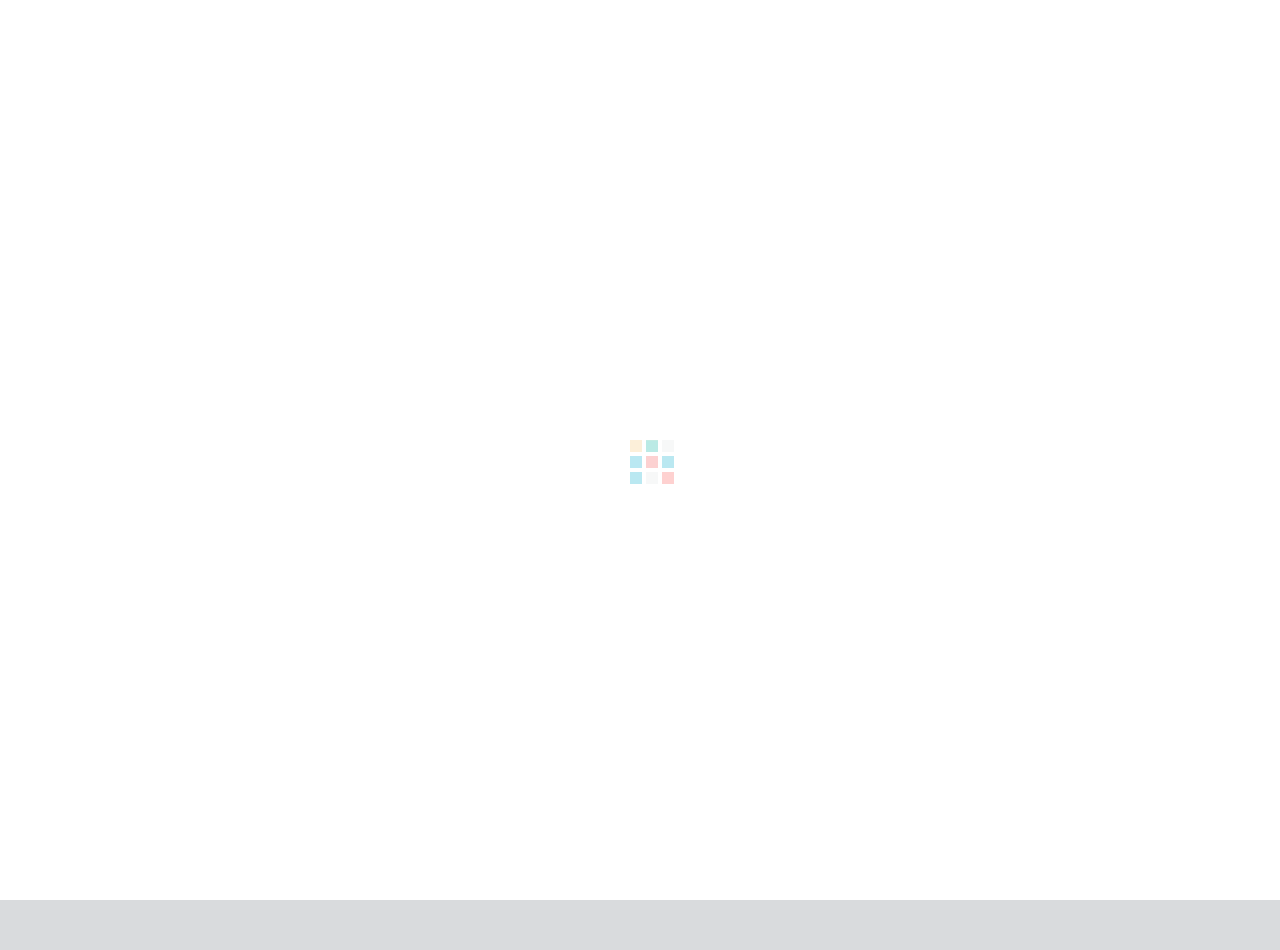
<file: index.html>
<!DOCTYPE html>
<!--[if IE 8]>			<html class="ie ie8"> <![endif]-->
<!--[if IE 9]>			<html class="ie ie9"> <![endif]-->
<!--[if gt IE 9]><!-->	<html> <!--<![endif]-->
<head>

	<!-- Meta -->
	<meta charset="utf-8">
	<meta name="keywords" content="Design, Website, Web, Mobile, UX, Responsive, CSS, UI development, Web Design, Accessibility, Usability, UX Design, Freelancer,  HTML 5, Niraj Kumar Jha, New Delhi, India" />
	<meta name="description" content="Website features the bio-data of Niraj Kumar Jha. Niraj is a UX Designer and Developer for Web and Mobile Applications.">
	<meta name="author" content="">

	<title>Niraj Jha : UX/UI Designer &amp; Developer</title>

	<!-- Mobile Meta -->
	<meta name="viewport" content="width=device-width, initial-scale=1.0">

	<!-- Favicons -->
	<link rel="shortcut icon" href="images/favicon.png">

	<!-- Google Webfonts -->
	<link href='http://fonts.googleapis.com/css?family=Open+Sans:400,300,400italic,600,700,800,700italic,600italic' rel='stylesheet' type='text/css'>
	<link href='http://fonts.googleapis.com/css?family=Neuton:400,200,300' rel='stylesheet' type='text/css'>

	<!--[if lt IE 9]>
	<script src="js/respond-min.js"></script>
	<![endif]-->

	<!-- Bootstrap Core CSS -->
	<link href="css/bootstrap.css" rel="stylesheet">

	<!-- Theme Styles CSS-->
	<link href="font-awesome/css/font-awesome.min.css" rel="stylesheet">
	<link rel="stylesheet" href="css/style.css" >
	<link rel="stylesheet" href="css/flexslider.css"/>
	<link rel="stylesheet" href="css/nivo-lightbox.css" />
	<link rel="stylesheet" href="images/themes/default/default.css" />
	<link rel="stylesheet" href="css/animate.css" />

	<!--[if lt IE 9]>
	<script src="js/html5.js"></script>
	<![endif]-->

	<!-- Style Switch -->
	<link rel="stylesheet" type="text/css" href="css/colors/yellow-black.css" title="yellow" media="screen" />
	<script type="text/javascript">
	  var _gaq = _gaq || [];
	  _gaq.push(['_setAccount', 'UA-15136730-1']);
	  _gaq.push(['_trackPageview']);

	  (function() {
		var ga = document.createElement('script'); ga.type = 'text/javascript'; ga.async = true;
		ga.src = ('https:' == document.location.protocol ? 'https://ssl' : 'http://www') + '.google-analytics.com/ga.js';
		var s = document.getElementsByTagName('script')[0]; s.parentNode.insertBefore(ga, s);
	  })();
	</script>
</head>
<body>
<!-- test -->

<!-- LOADING MASK -->
<div id="mask">   
    <div class="loader">
        <img src="images/loading.gif" alt='loading'>
    </div>
</div>
	
<!-- MAIN CONTENT -->
<div class="main-content">
	<div class="container no-padding">
		<div class="row">
			<div class="col-md-3 l-content">
				<div class="profile-pic">
					<div class="pic-bg"><img src="images/profile-avatar.png" class="img-responsive" alt=""/></div>
				</div>
				<nav>
				<ul class="navigation">
					<li><a href="#">Profile <i class="fa fa-user"></i></a></li>
					<li><a href="#">Work <i class="fa fa-briefcase"></i></a></li>
					<li><a href="#">Resume <i class="fa fa-file-text"></i></a></li>
					<li><a href="#">Blog <i class="fa fa-comment"></i></a></li>
					<li><a href="#">Contact <i class="fa fa-envelope"></i></a></li>
				</ul>
				</nav>
			</div>

			<div class="col-md-9 r-content">
				<div class="flexslider">
					<div class="slides">
						<!-- SECTION 1 - HOMEPAGE -->
						<section class="no-display">
							<div class="profile" id="1">
								<h2>Hello, I am <span>Niraj Jha</span><br>UI/UX Designer &amp; Developer for Web/Mobile</h2>
								<div class="sep1"></div>
								<p>I have 10+ years experience as a UX/UI Design & Development for Web &amp; Mobile. I have a love of clean, elegant styling, and I have lots of experience in the production of CSS and (X)HTML for modern websites. I have a reasonable grasp of using JavaScript frameworks, specifically jQuery.</p>
								<div class="personal-info col-md-12 no-padding">
									<h4>Personal Info</h4>
									<div class="sep2"></div>
									<ul>
										<li>
											<div class="p-info"><em>Name</em><span>Niraj Kumar Jha</span></div>
										</li>
										<li>
											<div class="p-info"><em>date of Birth</em><span>August 01, 1984</span></div>
										</li>
										<li>
											<div class="p-info"><em>E-mail</em><span>niraj84@gmail.com</span></div>
										</li>
										<li>
											<div class="p-info"><em>Address</em><span>Uttam Nagar, New Delhi, India</span></div>
										</li>
										<li>
											<div class="p-info"><em>Phone</em><span>+91-9717-0070-68</span></div>
										</li>
										<li>
											<div class="p-info"><em>Website</em><span>www.nirajjha.com</span></div>
										</li>
									</ul>
								</div>
								<div class="clearfix"></div>
							</div>
						</section>
						<!-- SECTION 1 - HOMEPAGE -->

						<!-- SECTION 2 - WORKS / PROJECTS / PORTFOLIO -->
						<section class="no-display">
							<div class="works" id="2">
								<div class="page-head">
									<div class="row">
										<div class="col-md-5">
											<h3>Portfolio</h3>
										</div>
										<div class="col-md-7">
											<div class="np-main">
												<p>Go to next/previous page</p>
												<div class="np-controls">
													<a href="#" class="previous"><i class="fa fa-arrow-circle-left"></i></a>
													<a href="#" class="next"><i class="fa fa-arrow-circle-right"></i></a>
												</div>
											</div>
										</div>
									</div>
								</div>
								<div class="portfolio-wrap">
									<div class="row">
										<!--<ul id="filter-list" class="clearfix">
											<li class="filter" data-filter="all"><i class="fa fa-th"></i> All</li>
											<li class="filter" data-filter="webdesign">Web Development</li>
											<li class="filter" data-filter="appicon">Newsletter</li>
											<li class="filter" data-filter="iosappui">iOS App UI</li>
											<li class="filter" data-filter="illustration">Illustration</li>
										</ul>-->
										<ul id="portfolio">
                                        <li class="item col-md-4 webdevelopment">
												<a title="ITSA (Advertising Agency)" href="http://www.itsawebsite.in/" target="_blank" data-lightbox-gallery="gallery1" class="nivo-lbox">
													<div class="folio-img">
														<img src="images/projects/itsa.jpg" alt="" class="img-responsive">
														<div class="overlay">
															<div class="overlay-inner">
																<h4>ITSA (Advertising Agency)</h4>
																<p>UX Development</p>
															</div>
														</div>
													</div>
												</a>
											</li>
                                            <li class="item col-md-4 webdevelopment">
												<a title="Amayaah (Home &amp; Living)" href="http://amayaah.com/" target="_blank" data-lightbox-gallery="gallery1" class="nivo-lbox">
													<div class="folio-img">
														<img src="images/projects/amayaah.jpg" alt="" class="img-responsive">
														<div class="overlay">
															<div class="overlay-inner">
																<h4>Amayaah (Home &amp; Living)</h4>
																<p>UX Development</p>
															</div>
														</div>
													</div>
												</a>
											</li>
                                            
                                            <li class="item col-md-4 webdevelopment">
												<a title="Snowleopard Adventures (Travel)" href="http://www.snowleopardadventures.com/" target="_blank" data-lightbox-gallery="gallery1" class="nivo-lbox">
													<div class="folio-img">
														<img src="images/projects/snowleopard.jpg" alt="" class="img-responsive">
														<div class="overlay">
															<div class="overlay-inner">
																<h4>Snowleopard Adventures (Travel)</h4>
																<p>UX Development</p>
															</div>
														</div>
													</div>
												</a>
											</li>
                                            <li class="item col-md-4 iosappui">
												<a title="Indigo (Airlines)" href="http://www.goindigo.in/" target="_blank" data-lightbox-gallery="gallery1" class="nivo-lbox">
													<div class="folio-img">
														<img src="images/projects/indigo.jpg" alt="" class="img-responsive">
														<div class="overlay">
															<div class="overlay-inner">
																<h4>Indigo (Airlines)</h4>
																<p>UX Developement</p>
															</div>
														</div>
													</div>
												</a>
											</li>
                                            <li class="item col-md-4 webdevelopment">
												<a title="Java Plum (E-Commerce)" href="http://soniadhingra.com/" target="_blank" data-lightbox-gallery="gallery1" class="nivo-lbox">
													<div class="folio-img">
														<img src="images/projects/javaplumb.jpg" alt="" class="img-responsive">
														<div class="overlay">
															<div class="overlay-inner">
																<h4>Java Plum (E-Commerce)</h4>
																<p>UX Development, Responsive</p>
															</div>
														</div>
													</div>
												</a>
											</li>
                                            <li class="item col-md-4 webdevelopment">
												<a title="CitiGroup : Florencky (Intranet)" href="images/projects/fk.jpg" target="_blank" data-lightbox-gallery="gallery1" class="nivo-lbox">
													<div class="folio-img">
														<img src="images/projects/fk_s.jpg" alt="" class="img-responsive">
														<div class="overlay">
															<div class="overlay-inner">
																<h4>CitiGroup : Florencky (Intranet)</h4>
																<p>UX Deign &amp; Development</p>
															</div>
														</div>
													</div>
												</a>
											</li>
                                            
                                            <li class="item col-md-4 webdevelopment">
												<a title="Sonia" href="http://soniadhingra.com/" target="_blank" data-lightbox-gallery="gallery1" class="nivo-lbox">
													<div class="folio-img">
														<img src="images/projects/sonia.jpg" alt="" class="img-responsive">
														<div class="overlay">
															<div class="overlay-inner">
																<h4>Sonia Dhingra (Profile)</h4>
																<p>UX Development, Responsive</p>
															</div>
														</div>
													</div>
												</a>
											</li>
                                            <li class="item col-md-4 webdevelopment">
												<a title="CitiGroup : Luxembourg (Intranet)" href="images/projects/lux.jpg" target="_blank" data-lightbox-gallery="gallery1" class="nivo-lbox">
													<div class="folio-img">
														<img src="images/projects/lux_s.jpg" alt="" class="img-responsive">
														<div class="overlay">
															<div class="overlay-inner">
																<h4>CitiGroup : Luxembourg (Intranet)</h4>
																<p>UX Deign &amp; Development</p>
															</div>
														</div>
													</div>
												</a>
											</li>
                                            <li class="item col-md-4 webdevelopment">
												<a title="Dr BK Modi (Blog)" href="http://spiceglobal.com/drbkmodi/" target="_blank" data-lightbox-gallery="gallery1" class="nivo-lbox">
													<div class="folio-img">
														<img src="images/projects/blog_modi.jpg" alt="" class="img-responsive">
														<div class="overlay">
															<div class="overlay-inner">
																<h4>Dr BK Modi (Blog)</h4>
																<p>UX Development</p>
															</div>
														</div>
													</div>
												</a>
											</li>
                                            
											<li class="item col-md-4 webdesign">
												<a title="Spice Global (Corporate)" href="http://www.spiceglobal.com/" target="_blank" data-lightbox-gallery="gallery1" class="nivo-lbox">
													<div class="folio-img">
														<img src="images/projects/spiceglobal.jpg" alt="" class="img-responsive">
														<div class="overlay">
															<div class="overlay-inner">
																<h4>Spice Global (Corporate)</h4>
																<p>UX Development</p>
															</div>
														</div>
													</div>
												</a>
											</li>
                                            <li class="item col-md-4 webdevelopment">
												<a title="Nomarks" href="http://nomarks.in/" target="_blank" data-lightbox-gallery="gallery1" class="nivo-lbox">
													<div class="folio-img">
														<img src="images/projects/nomarks.jpg" alt="" class="img-responsive">
														<div class="overlay">
															<div class="overlay-inner">
																<h4>Nomarks</h4>
																<p>UX Developement</p>
															</div>
														</div>
													</div>
												</a>
											</li>
											<li class="item col-md-4 illustration">
												<a title="SunSource Energy (Corporate)" href="http://sunsource-energy.com/" target="_blank" data-lightbox-gallery="gallery1" class="nivo-lbox">
													<div class="folio-img">
														<img src="images/projects/sse.jpg" alt="" class="img-responsive">
														<div class="overlay">
															<div class="overlay-inner">
																<h4>SunSource Energy<br>(Corporate)</h4>
																<p>UX Design &amp; Development</p>
															</div>
														</div>
													</div>
												</a>
											</li>
                                            <li class="item col-md-4 webdevelopment">
												<a title="Benares (E-Commerce)" href="http://www.benaresstore.com/" target="_blank" data-lightbox-gallery="gallery1" class="nivo-lbox">
													<div class="folio-img">
														<img src="images/projects/benares.jpg" alt="" class="img-responsive">
														<div class="overlay">
															<div class="overlay-inner">
																<h4>Benares (E-Commerce)</h4>
																<p>UX Developement</p>
															</div>
														</div>
													</div>
												</a>
											</li>
											<li class="item col-md-4 webdevelopment">
												<a title="JyotiKiran Energy (Corporate)" href="http://jkepl.in/" target="_blank" data-lightbox-gallery="gallery1" class="nivo-lbox">
													<div class="folio-img">
														<img src="images/projects/jyotikiran.jpg" alt="" class="img-responsive">
														<div class="overlay">
															<div class="overlay-inner">
																<h4>JyotiKiran Energy<br>(Corporate)</h4>
																<p>UX Design &amp; Development</p>
															</div>
														</div>
													</div>
												</a>
											</li>
											<li class="item col-md-4 webdevelopment">
												<a title="World Welfare Mission (Social)" href="http://worldwelfaremission.org/" target="_blank" data-lightbox-gallery="gallery1" class="nivo-lbox">
													<div class="folio-img">
														<img src="images/projects/wwm.jpg" alt="" class="img-responsive">
														<div class="overlay">
															<div class="overlay-inner">
																<h4>World Welfare Mission<br>(Social)</h4>
																<p>UX Design &amp; Development</p>
															</div>
														</div>
													</div>
												</a>
											</li>
                                            
                                            <li class="item col-md-4 webdevelopment">
												<a title="Exemplar Services (Accounting)" href="http://exemplar-services.com/" target="_blank" data-lightbox-gallery="gallery1" class="nivo-lbox">
													<div class="folio-img">
														<img src="images/projects/exemplar.jpg" alt="" class="img-responsive">
														<div class="overlay">
															<div class="overlay-inner">
																<h4>Exemplar Services (Accounting)</h4>
																<p>UX Design &amp; Development</p>
															</div>
														</div>
													</div>
												</a>
											</li>
											<li class="item col-md-4 webdevelopment">
												<a title="Remfry &amp; Sagar (Law)" href="http://www.remfry.com/" target="_blank" data-lightbox-gallery="gallery1" class="nivo-lbox">
													<div class="folio-img">
														<img src="images/projects/remfry.jpg" alt="" class="img-responsive">
														<div class="overlay">
															<div class="overlay-inner">
																<h4>Remfry &amp; Sagar (Law)</h4>
																<p>UX Developement</p>
															</div>
														</div>
													</div>
												</a>
											</li>
											<li class="item col-md-4 webdevelopment">
												<a title="Inuit (Accounting)" href="http://quickbooksonline.in/" target="_blank" data-lightbox-gallery="gallery1" class="nivo-lbox">
													<div class="folio-img">
														<img src="images/projects/intuit.jpg" alt="" class="img-responsive">
														<div class="overlay">
															<div class="overlay-inner">
																<h4>Inuit (Accounting)</h4>
																<p>UX Developement</p>
															</div>
														</div>
													</div>
												</a>
											</li>
											<li class="item col-md-4 webdevelopment">
												<a title="Si2i (Corporate)" href="http://www.si2imobility.com/si2i/" target="_blank" data-lightbox-gallery="gallery1" class="nivo-lbox">
													<div class="folio-img">
														<img src="images/projects/si2i.jpg" alt="" class="img-responsive">
														<div class="overlay">
															<div class="overlay-inner">
																<h4>Si2i (Corporate)</h4>
																<p>UX Developement</p>
															</div>
														</div>
													</div>
												</a>
											</li>
											
											<li class="item col-md-4 webdevelopment">
												<a title="The Athena Hotel" href="http://www.theathenahotel.com/" target="_blank" data-lightbox-gallery="gallery1" class="nivo-lbox">
													<div class="folio-img">
														<img src="images/projects/athena.jpg" alt="" class="img-responsive">
														<div class="overlay">
															<div class="overlay-inner">
																<h4>The Athena Hotel</h4>
																<p>UX Developement</p>
															</div>
														</div>
													</div>
												</a>
											</li>
											
											<li class="item col-md-4 webdevelopment">
												<a title="Ransom Films" href="http://ransomfilm.com/" target="_blank" data-lightbox-gallery="gallery1" class="nivo-lbox">
													<div class="folio-img">
														<img src="images/projects/ransom.jpg" alt="" class="img-responsive">
														<div class="overlay">
															<div class="overlay-inner">
																<h4>Ransom Films</h4>
																<p>UX Developement</p>
															</div>
														</div>
													</div>
												</a>
											</li>
											
										</ul>
									</div>
								</div>
							</div>
						</section>
						<!-- SECTION 2 - WORKS / PROJECTS / PORTFOLIO -->

						<!-- SECTION 3 - CV / RESUME -->
						<section class="no-display">
							<div class="item resume" id="3">
								<div class="page-head">
									<div class="row">
										<div class="col-md-5">
											<h3>Resume</h3>
										</div>
										<div class="col-md-7">
											<div class="np-main">
												<p>Go to next/previous page</p>
												<div class="np-controls">
													<a href="#" class="previous"><i class="fa fa-arrow-circle-left"></i></a>
													<a href="#" class="next"><i class="fa fa-arrow-circle-right"></i></a>
												</div>
											</div>
										</div>
									</div>
								</div>
								<div class="resume-info">
									<h4>Education</h4>
									<div class="sep2"></div>
									<ul>
										<li>
											<h5>Master in Computer Application (MCA)</h5>
											<span class="year"><i class="fa fa-calendar"></i> 2011 - 2013</span>
											<p>Annamalai University</p>
										</li>
										<li>
											<h5>Bachelor in Computer Applications (BCA)</h5>
											<!--<span class="year"><i class="fa fa-calendar"></i> 2005 - 2008</span>-->
											<p>Annamalai University</p>
										</li>
										<li>
											<h5>Diploma in Software Engineering</h5>
											<span class="year"><i class="fa fa-calendar"></i> 2003 - 2004</span>
											<p>BELTRON</p>
										</li>
									</ul>
								</div>
								<div class="skills-info">
									<h4>Skills</h4>
									<div class="sep2"></div>
									<ul>
										<li>
											<p>(X)HTML/HTML5, CSS/CSS3 <span>90%</span></p>
											<div class="skills-bg"><span class="skill1"></span></div>
										</li>
                                        <li>
											<p>Javascript Framework - JQuery, JQuery UI, JQuery Mobile, Ext Js <span>75%</span></p>
											<div class="skills-bg"><span class="skill2"></span></div>
										</li>
                                        <li>
											<p>Bootstrap, Foundation, Sass <span>80%</span></p>
											<div class="skills-bg"><span class="skill3"></span></div>
										</li>
										<li>
											<p>Photoshop (UI Design) <span>85%</span></p>
											<div class="skills-bg"><span class="skill4"></span></div>
										</li>
										<li>
											<p>Responsive <span>95%</span></p>
											<div class="skills-bg"><span class="skill5"></span></div>
										</li>
										<li>
											<p>Hybrid Mobile Development - Sencha Touch, IBM WorkLight <span>70%</span></p>
											<div class="skills-bg"><span class="skill6"></span></div>
										</li>
                                        <li>
											<p>Accessibility/Usability <span>90%</span></p>
											<div class="skills-bg"><span class="skill7"></span></div>
										</li>
									</ul>
								</div>
								<div class="services-info">
									<h4>Services</h4>
									<div class="sep2"></div>
									<ul>
										<li>
											<i class="fa fa-cloud"></i>
											<h5>Design</h5>
										</li>
										<li>
											<i class="fa fa-smile-o"></i>
											<h5>Coding</h5>
										</li>
										<li>
											<i class="fa fa-desktop"></i>
											<h5>Responsive</h5>
										</li>
										<li>
											<i class="fa fa-text-width"></i>
											<h5>Planing</h5>
										</li>
										<li>
											<i class="fa fa-comment"></i>
											<h5>Wordpress</h5>
										</li>
										<li>
											<i class="fa fa-picture-o"></i>
											<h5>Photography</h5>
										</li>
									</ul>
								</div>
								<div class="resume-info">
									<h4>Work Experience</h4>
									<div class="sep2"></div>
									<ul>
										<li>
											<h5>IBM</h5>
											<span class="year"><i class="fa fa-calendar"></i> 2008 - Till Date</span>
											<p>Team Leader/SME, UI Developer</p>
										</li>
										<li>
											<h5>Sify</h5>
											<span class="year"><i class="fa fa-calendar"></i> 2007 - 2008</span>
											<p>Web Designer Analyst</p>
										</li>
										<li>
											<h5>UBICS</h5>
											<span class="year"><i class="fa fa-calendar"></i> 2006 - 2007</span>
											<p>Web Designer &amp; Developer</p>
										</li>
                                        <li>
											<h5>Allactiontrade Inc.</h5>
											<span class="year"><i class="fa fa-calendar"></i> 2004 - 2006</span>
											<p>Web Designer &amp; Developer</p>
										</li>
									</ul>
								</div>
							</div>
						</section>
						<!-- SECTION 3 - CV / RESUME -->

						<!-- SECTION 4 - BLOG / NEWS -->
						<section class="no-display">
							<div class="item blog" id="4">
								<div class="page-head">
									<div class="row">
										<div class="col-md-5">
											<h3>Blog</h3>
										</div>
										<div class="col-md-7">
											<div class="np-main">
												<p>Go to next/previous page</p>
												<div class="np-controls">
													<a href="#" class="previous"><i class="fa fa-arrow-circle-left"></i></a>
													<a href="#" class="next"><i class="fa fa-arrow-circle-right"></i></a>
												</div>
											</div>
										</div>
									</div>
								</div>
								<div class="blog-wrap">
									<article>
										<div class="row">
											<div class="col-md-5">
												<img src="images/blog/sizes.jpg" class="img-responsive" alt=""/>
											</div>
											<div class="col-md-7">
												<h3><a href="blog.html">Responsive Web Design: What It Is and How To Use It</a></h3>
												<div class="post-meta">
													<i class="fa fa-calendar"></i> 30 march &nbsp; 
													<i class="fa fa-user"></i> Admin
												</div>
												<p>Almost every new client these days wants a mobile version of their website. It’s practically essential after all: one design for the BlackBerry, another for the iPhone, the iPad, netbook, Kindle — and all screen resolutions must be compatible, too. In the next five years, we’ll likely need to design for a number of additional inventions. When will the madness stop? It won’t, of course.</p>
											</div>
										</div>
									</article>
									
									<!--
									<div class="quote-post">
										<div class="row">
											<div class="col-md-12">
												<blockquote>This is Photoshop's version  of Lorem Ipsum. Proin gravida nibh vel velit auctor aliquet. Aene.This is photoshop's version f Lorem Ipsum.</blockquote>
												<i class="fa fa-quote-left"></i>
												<span class="author-name">John Smith</span>
											</div>
										</div>
									</div>-->
									
								</div>
							</div>
						</section>
						<!-- SECTION 4 - BLOG / NEWS -->

						<!-- SECTION 5 - CONTACT -->
						<section class="no-height">
							<div class="item contact" id="5">
								<div class="page-head">
									<div class="row">
										<div class="col-md-5">
											<h3>Contact Me</h3>
										</div>
										<div class="col-md-7">
											<div class="np-main">
												<p>Go to next/previous page</p>
												<div class="np-controls">
													<a href="#" class="previous"><i class="fa fa-arrow-circle-left"></i></a>
													<a href="#" class="next"><i class="fa fa-arrow-circle-right"></i></a>
												</div>
											</div>
										</div>
									</div>
								</div>
								<div class="map">
									<div class="gmap">
										<div id="map"></div>
									</div>
								</div>
								<div class="contact-info">
									<h4>Contact info</h4>
									<ul>
										<li><i class="fa fa-home"></i> Uttam Nagar, New Delhi, India</li>
										<li><i class="fa fa-phone"></i> +91 9717 0070 68</li>
										<li><i class="fa fa-envelope"></i> niraj84@gmail.com</li>
									</ul>
								</div>
								<div class="contact-form">
									<h4>Send me a message</h4>
									<form action="php/contact.php" method="post">
										<div class="row">
											<div class="col-md-4">
												<input type="text" name="senderName" id="senderName" placeholder="name">
												<input type="email" name="senderEmail" id="senderEmail" placeholder="e-mail">
												<input type="text" name="subject" id="subject" placeholder="Subject">
											</div>
											<div class="col-md-8">
												<textarea name="message" id="message" rows="6" placeholder="Message"></textarea>
												<button type="submit">Send Message</button>
											</div>
										</div>
									</form>
									<div id="successMessage" class="successmessage">
										<p><span class="success-ico"></span> Thanks for sending your message! We'll get back to you shortly.</p>
									</div>
									<div id="failureMessage" class="errormessage">
										<p><span class="error-ico"></span> There was a problem sending your message. Please try again.</p>
									</div>
									<div id="incompleteMessage" class="statusMessage">
										<p>Please complete all the fields in the form before sending.</p>
									</div>
								</div>
							</div>
						</section>
						<!-- SECTION 5 - CONTACT -->
					</div>
				</div>

				<!-- FOOTER -->
				<footer>
					<div class="row">
						<div class="col-md-7">
							<p>&copy; 2014 Niraj Jha. All Rights Reserved</p>
						</div>
						<div class="col-md-5">
							<ul class="social">
								<li><a href="https://www.facebook.com/niraj84" target="_blank"><i class="fa fa-facebook"></i></a></li>
								<!-- <li><a href="#"><i class="fa fa-twitter"></i></a></li> -->
								<li><a href="https://www.linkedin.com/profile/view?id=56147188" target="_blank"><i class="fa fa-linkedin"></i></a></li>
								<!--<li><a href="#"><i class="fa fa-pinterest"></i></a></li>-->
							</ul>
						</div>
					</div>
				</footer>
			</div>
		</div>
	</div>
</div>
<!-- MAIN CONTENT -->

<!-- JavaScript -->
<script src="js/jquery.min.js"></script>
<script src="js/bootstrap.js"></script>
<script src="js/jquery.flexslider.js"></script>
<script src="js/jquery.easing.js"></script>
<script src="js/jquery.mixitup.min.js"></script>
<script src="js/nivo-lightbox.min.js"></script>
<script src="js/jquery.appear.js"></script>
<script src="js/jquery.inview.js"></script>
<script src="js/main.js"></script>
<script src="js/contact.js"></script>
<script src="js/animations.js"></script>

<script src="http://maps.google.com/maps/api/js?sensor=true"></script>
<script src="js/gmaps.js"></script>


</body>
</html>
</file>
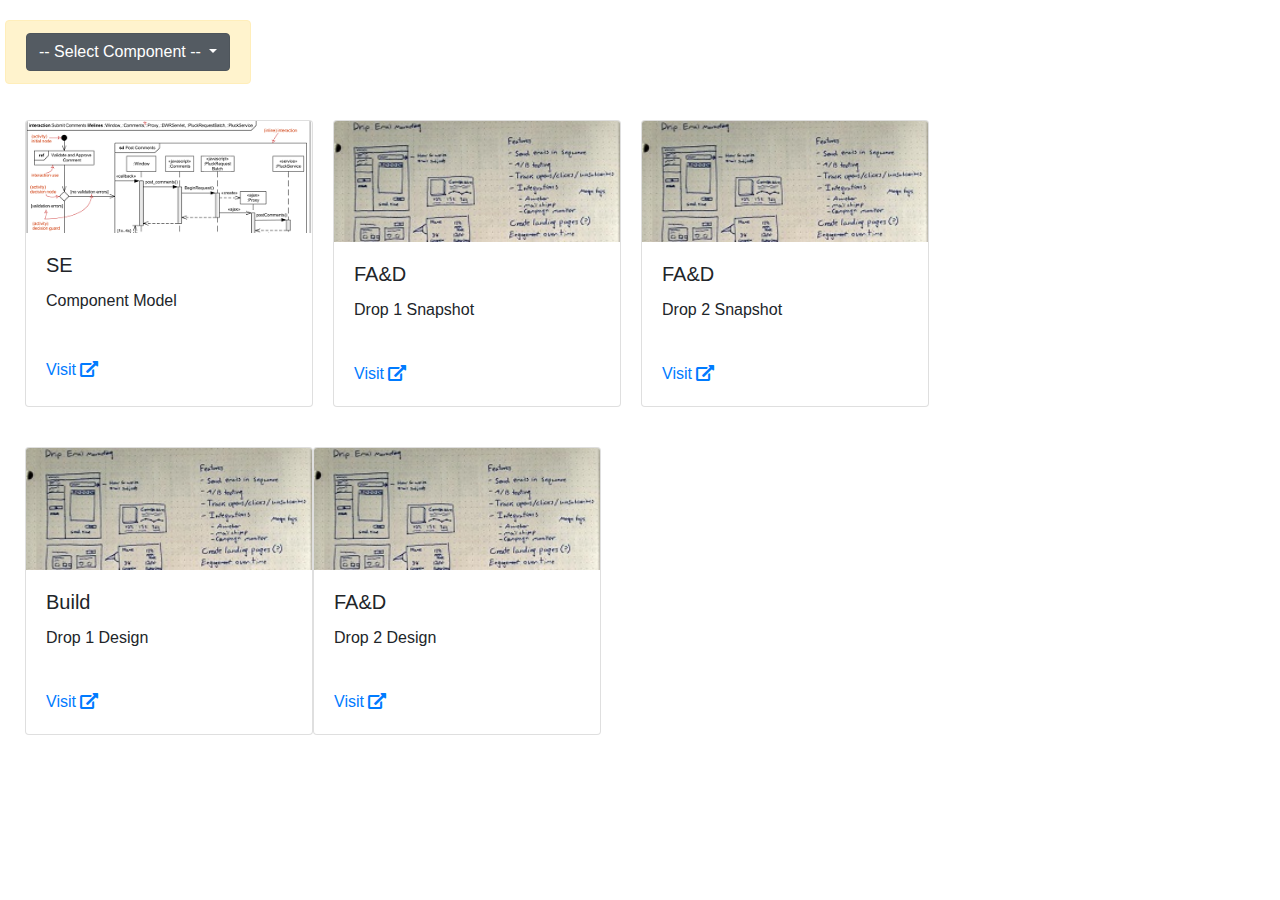
<file: project dashboard/pages/design.html>
<!DOCTYPE html>
<html lang="en">

<head>
    <meta http-equiv="Content-Type" content="text/html; charset=UTF-8">
    <!-- Meta, title, CSS, favicons, etc. -->
    <meta charset="utf-8">
    <meta http-equiv="X-UA-Compatible" content="IE=edge">
    <meta name="viewport" content="width=device-width, initial-scale=1">

    <title>Home</title>

    <link href="../assets/bootstrap/css/bootstrap.min.css" rel="stylesheet">
    <link rel="stylesheet" href="../assets/font-awesome/css/fontawesome-all.min.css">
    <link href="../assets/css/pages.css" rel="stylesheet">
</head>

<body>

    <div class="row">
       <!-- drop down -->
        <div class="alert alert-warning" role="alert">
        <div class="dropdown show">
            <a class="btn btn-secondary dropdown-toggle" href="#" role="button" id="dropdownMenuLink" data-toggle="dropdown" aria-haspopup="true" aria-expanded="false">
                -- Select Component --
            </a>
            
            <div class="dropdown-menu" aria-labelledby="dropdownMenuLink">
                <h6 class="dropdown-header">FA&amp;D</h6>
                <a class="dropdown-item" id="design-fad-drop1" href="#">Drop 1</a>
                <a class="dropdown-item" id="design-fad-drop2" href="#">Drop 2</a>
                <a class="dropdown-item" id="design-fad-drop3" href="#">Drop 3</a>
                <div class="dropdown-divider"></div>
                <h6 class="dropdown-header">Build</h6>
                <a class="dropdown-item" id="design-build-drop1" href="#">TS Drop 1</a>
                <a class="dropdown-item" id="design-build-drop1" href="#">TS Drop 2</a>
                <a class="dropdown-item" id="design-build-drop1" href="#">TS Drop 3</a>
                <div class="dropdown-divider"></div>
                <h6 class="dropdown-header">SE</h6>
                <a class="dropdown-item" id="design-se-cm" href="#">Component Model</a>
                <div class="dropdown-divider"></div>
                <h6 class="dropdown-header">Project</h6>
                <a class="dropdown-item" id="design-project-cm" href="#">HLD</a>
                <a class="dropdown-item" id="design-project-cm" href="#">OPM Model</a>
            </div>
            </div>
        </div>
    </div>


    <div class="row" style="padding:20px">

            <div class="card" style="width: 18rem; margin-right:20px;">
                <img class="card-img-top" src="../assets/images/se.png" alt="Card image cap">
                <div class="card-body">
                    <h5 class="card-title">SE</h5>
                    <p class="card-text">Component Model</p>
                </div>
                
                <div class="card-body">
                    <a href="#" class="card-link">Visit <i class="fas fa-external-link-alt"></i></a>
                </div>
            </div>

            <div class="card" style="width: 18rem; margin-right:20px;">
                    <img class="card-img-top" src="../assets/images/fad.jpg" alt="Card image cap">
                    <div class="card-body">
                        <h5 class="card-title">FA&amp;D</h5>
                        <p class="card-text">Drop 1 Snapshot</p>
                    </div>
                    
                    <div class="card-body">
                        <a href="#" class="card-link">Visit <i class="fas fa-external-link-alt"></i></a>
                    </div>
                </div>
        
        
                <div class="card" style="width: 18rem;">
                        <img class="card-img-top" src="../assets/images/fad.jpg" alt="Card image cap">
                        <div class="card-body">
                            <h5 class="card-title">FA&amp;D</h5>
                            <p class="card-text">Drop 2 Snapshot</p>
                        </div>
                        
                        <div class="card-body">
                            <a href="#" class="card-link">Visit <i class="fas fa-external-link-alt"></i></a>
                        </div>
                    </div>
    
        </div>

    <div class="row" style="padding:20px">

        <div class="card" style="width: 18rem;">
            <img class="card-img-top" src="../assets/images/fad.jpg" alt="Card image cap">
            <div class="card-body">
                <h5 class="card-title">Build</h5>
                <p class="card-text">Drop 1 Design</p>
            </div>
            
            <div class="card-body">
                <a href="#" class="card-link">Visit <i class="fas fa-external-link-alt"></i></a>
            </div>
        </div>


        <div class="card" style="width: 18rem;">
                <img class="card-img-top" src="../assets/images/fad.jpg" alt="Card image cap">
                <div class="card-body">
                    <h5 class="card-title">FA&amp;D</h5>
                    <p class="card-text">Drop 2 Design</p>
                </div>
                
                <div class="card-body">
                    <a href="#" class="card-link">Visit <i class="fas fa-external-link-alt"></i></a>
                </div>
            </div>

    </div>


    <!-- jQuery -->
    <script src="../assets/js/jquery.min.js"></script>
    <!-- Bootstrap -->
    <script src="../assets/bootstrap/js/popper.min.js"></script>
    <script src="../assets/bootstrap/js/bootstrap.min.js"></script>


</body>

</html>
</file>
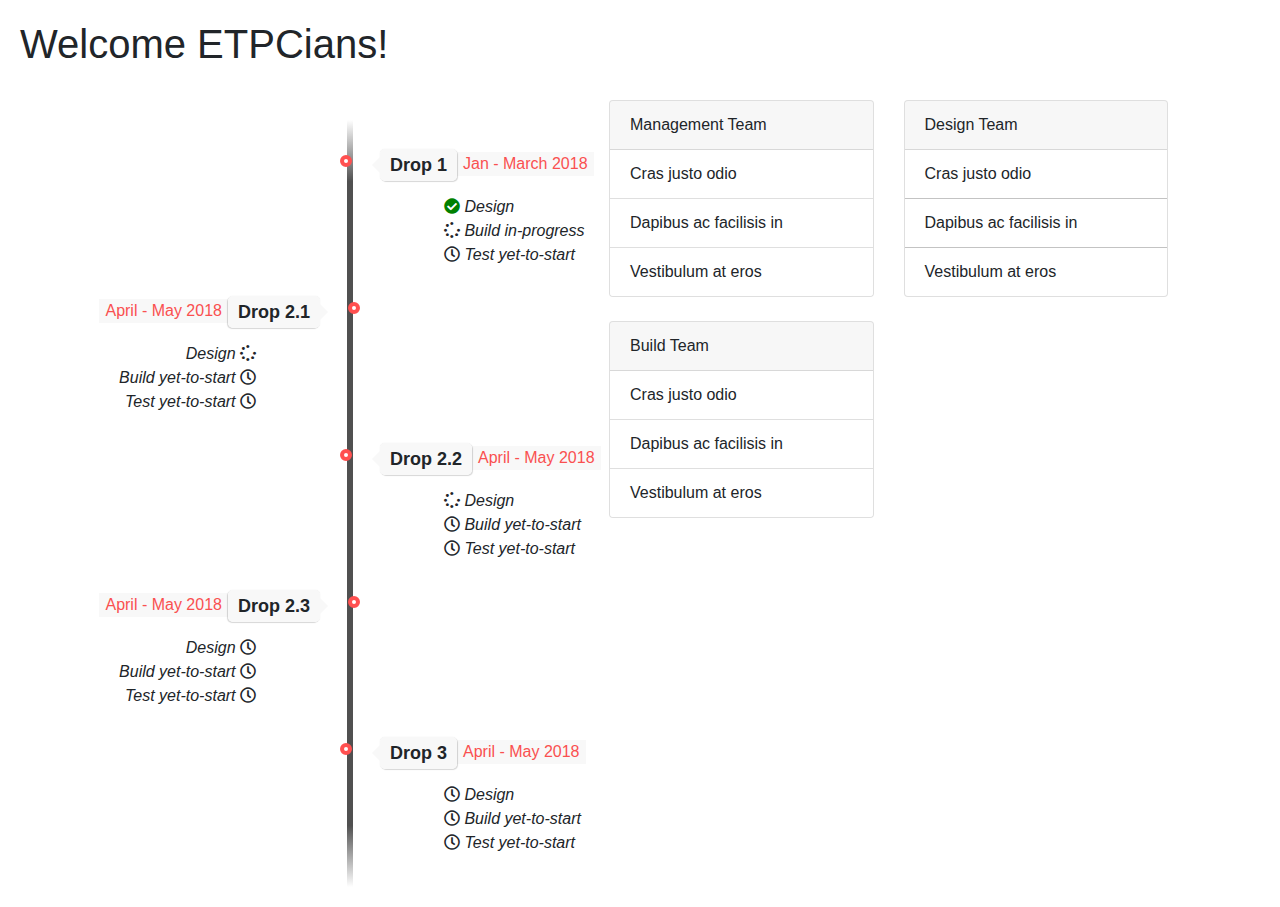
<file: project dashboard/pages/home.html>
<!DOCTYPE html>
<html lang="en">

<head>
    <meta http-equiv="Content-Type" content="text/html; charset=UTF-8">
    <!-- Meta, title, CSS, favicons, etc. -->
    <meta charset="utf-8">
    <meta http-equiv="X-UA-Compatible" content="IE=edge">
    <meta name="viewport" content="width=device-width, initial-scale=1">

    <title>Home</title>

    <link href="../assets/bootstrap/css/bootstrap.min.css" rel="stylesheet">
    <link rel="stylesheet" href="../assets/font-awesome/css/fontawesome-all.min.css">
    <link href="../assets/css/home.css" rel="stylesheet">
</head>

<body>

    <h1>Welcome ETPCians!</h1>
    <br>
    <div class="row" style="width:95%;">
        <div class="col-sm-6">
            <ul class="timeline">

                <!-- Item 1 -->
                <li>
                    <div class="direction-r">
                        <div class="flag-wrapper">
                            <span class="flag">Drop 1</span>
                            <span class="time-wrapper">
                                <span class="time">Jan - March 2018</span>
                            </span>
                        </div>
                        <div class="desc">
                            <i class="fas fa-check-circle green-txt"></i> Design <br>
                            <i class="fas fa-spinner"></i> Build in-progress <br>
                            <i class="far fa-clock"></i> Test yet-to-start
                        </div>
                    </div>
                </li>

                <!-- Item 2 -->
                <li>
                    <div class="direction-l">
                        <div class="flag-wrapper">
                            <span class="flag">Drop 2.1</span>
                            <span class="time-wrapper">
                                <span class="time">April - May 2018</span>
                            </span>
                        </div>
                        <div class="desc">
                            Design <i class="fas fa-spinner"></i> <br>
                            Build yet-to-start <i class="far fa-clock"></i><br>
                            Test yet-to-start <i class="far fa-clock"></i>
                        </div>
                    </div>
                </li>

                <!-- Item 3 -->
                <li>
                    <div class="direction-r">
                        <div class="flag-wrapper">
                            <span class="flag">Drop 2.2</span>
                            <span class="time-wrapper">
                                <span class="time">April - May 2018</span>
                            </span>
                        </div>
                        <div class="desc">
                            <i class="fas fa-spinner"></i> Design <br>
                            <i class="far fa-clock"></i> Build yet-to-start <br>
                            <i class="far fa-clock"></i> Test yet-to-start
                        </div>
                    </div>
                </li>

                <!-- Item 4 -->
                <li>
                    <div class="direction-l">
                        <div class="flag-wrapper">
                            <span class="flag">Drop 2.3</span>
                            <span class="time-wrapper">
                                <span class="time">April - May 2018</span>
                            </span>
                        </div>
                        <div class="desc">
                                Design <i class="far fa-clock"></i><br>
                                Build yet-to-start <i class="far fa-clock"></i><br>
                                Test yet-to-start <i class="far fa-clock"></i>
                        </div>
                    </div>
                </li>

                <!-- Item 5 -->
                <li>
                    <div class="direction-r">
                        <div class="flag-wrapper">
                            <span class="flag">Drop 3</span>
                            <span class="time-wrapper">
                                <span class="time">April - May 2018</span>
                            </span>
                        </div>
                        <div class="desc">
                                <i class="far fa-clock"></i> Design <br>
                                <i class="far fa-clock"></i> Build yet-to-start <br>
                                <i class="far fa-clock"></i> Test yet-to-start
                            
                        </div>
                    </div>
                </li>

            </ul>


        </div>

        <!-- right section -->
        <div class="col-sm-6">

            <div class="row">

                <div class="col-sm-6">

                    <div class="card">
                        <div class="card-header">
                            Management Team
                        </div>
                        <ul class="list-group list-group-flush">
                            <li class="list-group-item">Cras justo odio</li>
                            <li class="list-group-item">Dapibus ac facilisis in</li>
                            <li class="list-group-item">Vestibulum at eros</li>
                        </ul>
                    </div>

                </div>


                <div class="col-sm-6">

                    <div class="card">
                        <div class="card-header">
                            Design Team
                        </div>
                        <ul class="list-group list-group-flush no-background">
                            <li class="list-group-item">Cras justo odio</li>
                            <li class="list-group-item">Dapibus ac facilisis in</li>
                            <li class="list-group-item">Vestibulum at eros</li>
                        </ul>
                    </div>

                </div>

            </div>

            <br>
            <div class="row">

                <div class="col-sm-6">

                    <div class="card">
                        <div class="card-header">
                            Build Team
                        </div>
                        <ul class="list-group list-group-flush">
                            <li class="list-group-item">Cras justo odio</li>
                            <li class="list-group-item">Dapibus ac facilisis in</li>
                            <li class="list-group-item">Vestibulum at eros</li>
                        </ul>
                    </div>

                </div>

                <div class="col-sm-6">
                </div>

            </div>


        </div>

    </div>


    <!-- jQuery -->
    <script src="../assets/js/jquery.min.js"></script>
    <!-- Bootstrap -->
    <script src="../assets/bootstrap/js/bootstrap.min.js"></script>


</body>

</html>
</file>
<file: css/style.css>
/*------------------------------------------------------------- 
		           GLOBAL STYLES
--------------------------------------------------------------- */

body, html {
	height: 100%;
	width: 100%;
}

body {
	background: #d9dbdd;
	font-family: "Open Sans", "Helvetica Neue", Helvetica, Arial, sans-serif;
	-webkit-transition: all .3s ease-in-out;
	-moz-transition: all .3s ease-in-out;
	-o-transition: all .3s ease-in-out;
	transition: all .3s ease-in-out;
}

h1, h2, h3, h4, h5, h6 {
	font-family: "Open Sans", "Helvetica Neue", Helvetica, Arial, sans-serif;
	font-weight: 700;
}

p {
	font-size: 17px;
	font-weight: 400;
	line-height: 29px;
	color: #828282;
}

a:hover {
	color: #ffd42d;
}

.no-padding {
	padding: 0px !important;
}

.main-content {
	margin: 50px 0;
	overflow: hidden;
}
@media (min-width:50px) and (max-width:700px) {
	.main-content {
		margin: 0px 0;
	}
}

/*------------------------------------------------------------- 
	           HEADER / NAV - LET CONTENT
--------------------------------------------------------------- */

.l-content {
	background: #000;
	height: 627px;
	width: 27.7%;
	padding: 0px;
}

.profile-pic {
	background: url(../images/profile-bg.jpg) no-repeat;
	height: 266px;
	position: relative;
}

.pic-bg {
	background: url(../images/pic-bg.png) no-repeat;
	width: 140px;
	height: 140px;
	position: absolute;
	top: 0px;
	bottom: 0px;
	left: 0px;
	right: 0px;
	display: table-cell;
	margin: auto;
	vertical-align: middle;
	padding: 10px;
}

.navigation {
	padding: 0px;
	margin: 0px;
}

.navigation li {
	list-style: none;
}

.navigation li {
	border-bottom: 1px solid #222b2e;
	position: relative;
	list-style: none;
	background: -moz-linear-gradient(top,  #2c383c 0%, #2a363a 100%);
	background: -webkit-gradient(linear, left top, left bottom, color-stop(0%,#2c383c), color-stop(100%,#2a363a));
	background: -webkit-linear-gradient(top,  #2c383c 0%,#2a363a 100%);
	background: -o-linear-gradient(top,  #2c383c 0%,#2a363a 100%);
	background: -ms-linear-gradient(top,  #2c383c 0%,#2a363a 100%);
	background: linear-gradient(to bottom,  #2c383c 0%,#2a363a 100%);
	filter: progid:DXImageTransform.Microsoft.gradient( startColorstr='#2c383c', endColorstr='#2a363a',GradientType=0 );
}

.navigation li:last-child {
	border-bottom: none;
}

.navigation li a {
	padding: 23.7px 25px;
	display: table;
	width: 100%;
	text-align: right;
	font-size: 17px;
	color: #d1d1d1;
	position: relative;
}

.navigation li a i {
	font-size: 20px;
	position: relative;
	top: 1px;
	margin-left: 15px;
	color: #d1d1d1;
}

.navigation li a:hover, .navigation li a:hover i, .flex-active a, .flex-active a i {
	color: #2c383c !important;
}

.navigation li:before {
	content: '';
	position: absolute;
	top: 0px;
	width: 0%;
	height: 100%;
	right: 0px;
	background: #ffd42d;
	-webkit-transition: all .3s ease-in-out;
	-moz-transition: all .3s ease-in-out;
	-o-transition: all .3s ease-in-out;
	transition: all .3s ease-in-out;
}

.navigation li:hover:before ,
.navigation li.flex-active:before {
	content: '';
	width: 100% !important;
	-webkit-transition: all .3s ease-in-out;
	-moz-transition: all .3s ease-in-out;
	-o-transition: all .3s ease-in-out;
	transition: all .3s ease-in-out;
}

/*------------------------------------------------------------- 
	                  THEME EXTRAS
--------------------------------------------------------------- */

.sep1 {
	height: 3px;
	width: 70px;
	background: #ffd42d;
	margin: 20px 0;
}

.sep2 {
	height: 6px;
	width: 50px;
	background: #ffd42d;
	margin: 20px 0;
}

.page-head {
	border-bottom: 1px solid #ededed;
	padding-bottom: 18px;
}

.page-head h3 {
	margin: 0px;
	font-size: 30px;
	text-transform: uppercase;
	font-weight: 700;
	color: #2c383c;
}

.page-head p {
	font-size: 13px;
	color: #2c383c;
	padding-top: 4px;
	text-align: right;
}

.np-controls a i {
	color: #2c383c;
	font-size: 30px;
	margin-left: 4px;
}

.np-controls a:hover i {
	color: #ffd42d;
}

.np-main {
	display: table;
	float: right;
}

.np-main p {
	float: left;
}

.np-controls {
	float: right;
	position: relative;
	top: 5px;
	margin-left: 15px;
}

/*------------------------------------------------------------- 
                  MAIN CONTENT - RIGHT CONTENT
--------------------------------------------------------------- */

.r-content {
	padding: 0px;
	width: 72.3%;
}

/*-------------------------------------------- 
                  PROFILE
---------------------------------------------- */

.profile {
	padding: 20px 30px 15px;
	background: #fff;
}

.profile h2 {
	font-size: 32px;
	font-weight: 300;
	margin: 0px;
	line-height: 36px;
	color: #606060;
}

.profile h2 span {
	font-weight: 700;
	color: #000;
}

.personal-info {
	border-top: 1px solid #ececec;
	padding-top: 15px;
	margin-top: 15px;
}

.personal-info h4 {
	color: #2c383c;
	margin: 25px 0 0;
	font-size: 24px;
	font-weight: 300;
}

.personal-info ul {
	padding: 0px;
}

.personal-info li {
	float: left;
	list-style: none;
	margin-right: 20px;
	margin-bottom: 20px;
	height: 43px;
	border: 1px solid #ededed;
	overflow: hidden;
}

.personal-info li em {
	padding: 0 15px;
	line-height: 43px;
	font-size: 16px;
	color: #9b9b9b;
	font-weight: 400;
	font-style: normal;
}

.personal-info li span {
	padding: 11px 15px;
	line-height: 42px;
	font-size: 16px;
	color: #484848;
	font-weight: 400;
	background: #f6f6f6;
	border-left: 1px solid #ededed;
}

/*-------------------------------------------- 
                  PORTFOLIO
---------------------------------------------- */

.works {
	padding: 30px 30px 0;
	margin-bottom: 0px;
	overflow: hidden;
	background: #fff;
}

.portfolio-wrap {
	padding: 0 5px;
}

#filter-list {
	display: block;
	width: 100%;
	margin: 30px 10px;
	padding: 0px;
}

#filter-list li {
	display: inline-block;
	width: auto;
	padding: 0px 15px;
	font-size: 14px;
	margin: 0px;
	line-height: 35px;
	cursor: pointer;
	color: #b1b1b1;
}

#filter-list li:hover {
	background: #ffd42d;
	color: #2c383c;
}

#filter-list li.active {
	background: #ffd42d;
	color: #2c383c;
}

#portfolio {
	padding: 0px;
	display: block;
	width: 100%;
	text-align: center;
}

#portfolio .item {
	display: none;
	opacity: 0;
	padding: 0px 10px;
	width: 33.3333%;
	vertical-align: top;
	margin-bottom: 12px;
	color: #fff;
	font-size: 30px;
	text-align: center;
	-moz-box-sizing: border-box;
}

#portfolio .item a {
	display: inline-block;
	max-width: 100%;
	text-decoration: none;
	background: #fff;
}

#portfolio .item img {
	max-width: 100%;
}

.folio-img {
	position: relative;
}

.overlay {
	background: rgba(255,212,45,0.9);
	position: absolute;
	top: 0px;
	left: 0px;
	right: 0px;
	width: 100%;
	height: 100%;
	visibility: hidden;
	opacity: 0;
	-webkit-transition: all .3s ease-in-out;
	-moz-transition: all .3s ease-in-out;
	-o-transition: all .3s ease-in-out;
	transition: all .3s ease-in-out;
}

.folio-img:hover .overlay {
	visibility: visible;
	opacity: 1;
	-webkit-transition: all .3s ease-in-out;
	-moz-transition: all .3s ease-in-out;
	-o-transition: all .3s ease-in-out;
	transition: all .3s ease-in-out;
}

.folio-img h4 {
	font-size: 14px;
	font-weight: bold;
	color: #2c383c;
	margin: 0px 0 -3px;
}

.folio-img p {
	font-size: 11px;
	font-style: italic;
	color: #2c383c;
}

.overlay-inner {
	height: 37px;
	position: absolute;
	top: 0px;
	bottom: 0px;
	right: 0px;
	left: 0px;
	margin: auto;
}

/*-------------------------------------------- 
                  RESUME
---------------------------------------------- */

.resume {
	padding: 30px 30px 0;
	margin-bottom: 0px;
	overflow: hidden;
	background: #fff;
}

.resume h4 {
	color: #2c383c;
	margin: 0px;
	font-size: 24px;
	font-weight: 300;
	margin-top: 20px;
}

.resume-info ul {
	padding: 0px;
}

.resume-info ul {
	margin-top: -15px;
}

.resume-info ul li {
	border-bottom: 1px solid #ededed;
	padding: 15px 0 20px;
	margin: 0px;
	list-style: none;
}

.resume-info p {
	margin: 0px;
	color: #828282;
	font-size: 15px;
	line-height: 24px;
	margin-top: 5px;
}

.resume-info h5 {
	font-size: 16px;
	font-weight: bold;
	color: #2c383c;
}

.year {
	color: #2c383c;
}

.year i {
	color: #aaaaaa;
	margin-right: 5px;
}

.skills-info {
	padding-bottom: 20px;
	border-bottom: 1px solid #ededed;
}

.skills-info ul {
	padding: 0px;
}

.skills-info ul li {
	list-style: none;
	margin-bottom: 2px;
}

.skills-info ul li p {
	font-size: 13px;
	color: #9a9a9a;
	margin-bottom: 1px;
}

.skills-info ul li p span {
	float: right;
	color: #6a6a6a;
}

.skills-bg {
	height: 20px;
	display: table;
	width: 100%;
	border: 1px solid #ededed;
	position: relative;
}

.skills-bg span {
	background: #ffd42d;
	height: 20px;
	display: table;
	position: absolute;
	top: 0px;
	left: 0px;
}

.skill1, .skill2, .skill3, .skill4, .skill5 {
	width: 0px;
	-webkit-transition: all .7s ease-in-out;
	-moz-transition: all .7s ease-in-out;
	-o-transition: all .7s ease-in-out;
	transition: all .7s ease-in-out;
}

.services-info {
	border-bottom: 1px solid #ededed;
	padding-bottom: 30px;
}

.services-info ul {
	padding: 0px;
	border: 0 solid #ededed;
	border-width: 0 0 1px 1px;
	display: table;
	width: 100%;
	margin-top: 30px;
}

.services-info ul li {
	width: 33.3333%;
	padding: 35px 15px 20px;
	float: left;
	list-style: none;
	border: 0 solid #ededed;
	border-width: 1px 1px 0 0;
	height: 165px;
	cursor: pointer;
	-webkit-transition: all .3s ease-in-out;
	-moz-transition: all .3s ease-in-out;
	-o-transition: all .3s ease-in-out;
	transition: all .3s ease-in-out;
}

.services-info ul li i {
	color: #c0c0c0;
	text-align: center;
	font-size: 36px;
	display: table;
	margin: 0 auto;
	padding-bottom: 25px;
	margin-bottom: 14px;
	background: url(../images/sep.png) no-repeat bottom center;
	position: relative;
	width: 43px;
	-webkit-transition: all .3s ease-in-out;
	-moz-transition: all .3s ease-in-out;
	-o-transition: all .3s ease-in-out;
	transition: all .3s ease-in-out;
}

.services-info ul li h5 {
	color: #c4c4c4;
	text-align: center;
	font-size: 18px;
	font-weight: 400;
	-webkit-transition: all .3s ease-in-out;
	-moz-transition: all .3s ease-in-out;
	-o-transition: all .3s ease-in-out;
	transition: all .3s ease-in-out;
}

.services-info ul li:hover i {
	padding-bottom: 8px;
	margin-bottom: 0px;
	background: none;
	color: #fff;
	-webkit-transition: all .3s ease-in-out;
	-moz-transition: all .3s ease-in-out;
	-o-transition: all .3s ease-in-out;
	transition: all .3s ease-in-out;
}

.services-info ul li:hover h5 {
	padding-bottom: 25px;
	color: #fff;
	margin-bottom: 14px;
	background: url(../images/sep-lite.png) no-repeat bottom center;
	-webkit-transition: all .3s ease-in-out;
	-moz-transition: all .3s ease-in-out;
	-o-transition: all .3s ease-in-out;
	transition: all .3s ease-in-out;
}

.services-info ul li:hover {
	background: #ffd42d;
	-webkit-transition: all .3s ease-in-out;
	-moz-transition: all .3s ease-in-out;
	-o-transition: all .3s ease-in-out;
	transition: all .3s ease-in-out;
}

/*-------------------------------------------- 
                    BLOG
---------------------------------------------- */

.blog {
	padding: 30px 30px 0;
	margin-bottom: 0px;
	overflow: hidden;
	background: #fff;
}

article {
	padding-bottom: 22px;
	border-bottom: 1px solid #ededed;
	margin-bottom: 30px;
}

article h3 {
	font-size: 16px;
	color: #2c383c;
	margin: 0px;
}

article h3 a {
	color: #2c383c;
}

.post-meta {
	color: #a1a1a1;
	font-size: 12px;
	padding: 10px 0;
}

.post-meta i {
	margin-right: 8px;
	color: #b6b6b6;
	font-size: 17px;
}

.post-meta a {
	color: #a1a1a1;
	margin-right: 15px;
}

.post-meta a:hover {
	color: #222;
}

article p {
	font-size: 15px;
	line-height: 24px;
	color: #828282;
	margin-bottom: 0px;
}

.link-post {
	padding-bottom: 0px;
	border: none;
	background: #ffd42d;
	padding: 60px 20px;
	margin-bottom: 35px;
}

.link-post i {
	font-size: 44px;
	color: #2c383c;
	text-align: center;
	display: table;
	margin: 0 auto 15px;
}

.link-post a {
	font-size: 25px;
	color: #2c383c;
	font-family: Neuton;
	font-style: italic;
	text-align: center;
	display: block;
	font-weight: 200;
}

.link-post a:hover {
	color: #2c383c;
	text-decoration: underline;
}

.quote-post {
	background: #2d383c;
	padding: 40px 40px 50px;
	padding-bottom: 0px;
	border: none;
	margin-bottom: 60px;
}

.quote-post blockquote {
	border: none;
	padding: 0px;
	color: #ffd42d;
	font-size: 27px;
	font-family: Neuton;
	font-weight: 200;
	font-style: italic;
	line-height: 30px;
	text-align: center;
}

.quote-post i {
	color: #fff;
	display: block;
	text-align: center;
	font-size: 30px;
}

.author-name {
	color: #FFF;
	text-align: center;
	font-size: 22px;
	font-weight: bold;
	display: table;
	margin: 10px auto 35px;
}

.no-border {
	border-bottom: 0px;
}

.blog-wrap {
	padding-top: 30px;
}

/*-------------------------------------------- 
                  CONTACT
---------------------------------------------- */

.contact h4 {
	color: #2c383c;
	margin: 0px;
	font-size: 24px;
	font-weight: 300;
}

.contact {
	padding: 30px 30px 0;
	margin-bottom: 0px;
	overflow: hidden;
	background: #fff;
}

/* Map Styles */

.gmap {
	padding: 0px;
	height: 360px;
	margin: 25px auto;
}

.gmap div {
	-webkit-box-sizing: content-box;
	-moz-box-sizing: content-box;
	box-sizing: content-box;
}

#map {
	display: block;
	width: 100%;
	height: 360px;
	margin: 0 auto;
}

#map.large {
	height: 500px;
}

#map img {
	max-width: none !important;
	height: auto;
}

.contact-info p {
	font-size: 15px;
	line-height: 24px;
	margin: 12px 0;
}

.contact-info {
	padding-bottom: 25px;
	border-bottom: 1px solid #ededed;
	margin-bottom: 30px;
	display: table;
	width: 100%;
}

.contact-info ul {
	padding: 0px;
}

.contact-info ul li {
	float: left;
	font-size: 14px;
	color: #828282;
	list-style: none;
	margin-right: 18px;
}

.contact-info ul li i {
	margin-right: 5px;
	color: #4c4d4f;
	font-size: 16px;
}

.contact-form form {
	margin: 20px 0;
}

.contact-form input {
	height: 52px;
	border-radius: 4px;
	border: 1px solid #ededed;
	padding: 0 18px;
	font-size: 12px;
	width: 100%;
	margin-bottom: 10px;
}

.contact-form textarea {
	height: 176px;
	border-radius: 4px;
	border: 1px solid #ededed;
	padding: 15px 18px;
	font-size: 12px;
	width: 100%;
	margin-bottom: 18px;
}

.contact-form button {
	width: 120px;
	height: 43px;
	background: #ffd42d;
	border-radius: 4px;
	font-size: 13px;
	color: #4e503b;
	border: none;
	float: right;
}

.contact-form button:hover {
	background: #222;
	color: #ffd42d;
}

.statusMessage,.successmessage,.errormessage {
	display: none;
	margin: auto;
	width: 100%;
	height: auto;
	background: #fff;
	border: 1px solid #ddd;
	margin: 0 auto;
	box-shadow: 0 0 8px #aaa;
	-moz-box-shadow: 0 0 8px #aaa;
	-webkit-box-shadow: 0 0 8px #aaa;
	padding: 20px 20px 0;
}

.statusMessage p {
	margin: 0;
	color: #888;
}

.successmessage p {
	margin: 0;
	color: #888;
}

.success-ico {
	background: url(../images/success.png);
	width: 30px;
	height: 30px;
	float: left;
	margin-right: 15px;
	position: relative;
	top: -6px;
}

.error-ico {
	background: url(../images/error.png);
	width: 30px;
	height: 30px;
	float: left;
	margin-right: 15px;
	position: relative;
	top: -6px;
}

.errormessage p {
	margin: 0;
	color: #888;
}

/*-------------------------------------------- 
                   FOOTER
---------------------------------------------- */

footer {
	background: #f1f1f1;
	height: 70px;
	padding: 20px 30px;
	position: relative;
	z-index: 99;
}

footer p {
	color: #000000;
	font-size: 14px;
}

.social {
	padding: 0px;
	display: table;
	float: right;
}

.social li {
	float: left;
	list-style: none;
	margin-left: 15px;
}

.social li a {
	font-size: 19px;
	color: #2b373b;
}

.social li a:hover {
	color: #ffd42d;
}

/*-------------------------------------------- 
               BLOG - SINGLE POST
---------------------------------------------- */

.blog-single p {
	margin-bottom: 17px;
}

.blog-single-img {
	margin-bottom: 25px;
}

.comment-avatar {
	width: 80px;
	height: 80px;
	float: left;
	border: 1px solid #dcdcdc;
	padding: 8px;
	border-radius: 6px;
}

.comments-wrap ul {
	padding: 0px;
}

.comments-wrap ul li {
	list-style: none;
	display: table;
	width: 100%;
	margin-bottom: 25px;
	padding-bottom: 25px;
	border-bottom: 1px solid #f2f2f2;
}

.comment-info {
	margin-left: 97px;
}

.comment-info h6 {
	color: #3c3c3c;
	font-weight: 400;
	font-size: 14px;
	margin: 0px;
}

.comment-info h6 span {
	color: #b8b8b8;
	font-weight: 400;
	font-size: 11px;
	padding-left: 5px;
}

.comment-info p {
	color: #868686;
	font-size: 13px;
	margin: 0px 0px 4px;
}

.reply {
	width: 42px;
	height: 22px;
	border-radius: 4px;
	color: #2b373b;
	font-size: 11px;
	line-height: 20px;
	text-align: center;
	background: #ffd42d;
	display: table;
}

.reply:hover {
	color: #ffd42d;
	background: #222;
}

.sub-comment {
	width: 85% !important;
	float: right;
}

.sub-sub-comment {
	width: 70% !important;
	float: right;
}

.blog-single h4 {
	color: #2c383c;
	margin: 0px 0px 30px;
	font-size: 24px;
	font-weight: 300;
}

/*-------------------------------------------- 
                 LOADING STYLES
---------------------------------------------- */

#mask {
	background-color: #FFF;
	height: 100%;
	position: fixed;
	width: 100%;
	z-index: 10000000000;
	top: 0px;
}

.loader {
	position: absolute;
	width: 40px;
	height: 40px;
	margin: -20px 0 0 -20px;
	top: 50%;
	left: 50%;
}

/*------------------------------------------------------------- 
		           THEME SWITCHER
--------------------------------------------------------------- */

#customizer {
	position: fixed;
	top: 64px;
	z-index: 999999;
	height: 100%;
}

.corner {
	display: block;
	cursor: pointer;
	width: 50px;
	height: 50px;
	background: url(../images/icons/switcher/corner-open.png);
	position: absolute;
	top: 50px;
	left: -50px;
}

.s-close {
	right: -205px !important;
	-webkit-transition: all .4s ease-in-out;
	-moz-transition: all .4s ease-in-out;
	-o-transition: all .4s ease-in-out;
	transition: all .4s ease-in-out;
}

.s-open {
	right: 0 !important;
	-webkit-transition: all .4s ease-in-out;
	-moz-transition: all .4s ease-in-out;
	-o-transition: all .4s ease-in-out;
	transition: all .4s ease-in-out;
}

.corner.expanded {
	background: url(../images/icons/switcher/corner.png);
}

#options {
	width: 205px;
	height: 378px;
	background: #fff;
	padding: 0;
	position: relative;
	-webkit-transition: all .4s ease-in-out;
	-moz-transition: all .4s ease-in-out;
	-o-transition: all .4s ease-in-out;
	transition: all .4s ease-in-out;
}

.heading {
	padding-bottom: 15px;
	margin-bottom: 20px;
}

#options h6 {
	color: #5c5c5c;
	margin-bottom: 10px;
	font-size: 13px;
}

.options-segment {
	margin-bottom: 20px;
}

.customize-button {
	display: inline-block;
	margin: 0;
	font-size: 12px;
	color: #5c5c5c !important;
	background: #f7f7f7;
	border: 1px solid #e9e9e9;
	padding: 3px 7px;
	-webkit-border-radius: 3px;
	-moz-border-radius: 3px;
	border-radius: 3px;
}

.color-head {
	font-size: 13px;
	text-align: center;
	border-top: 1px solid #ededed;
	border-bottom: 1px solid #ededed;
	color: #525252;
	line-height: 40px;
	background-position: 92.5% 50%;
	margin-bottom: 15px !important;
	text-transform: uppercase;
	font-weight: 800;
}

.fonts-head {
	font-family: Bitter;
	font-size: 16px;
	color: #525252;
	line-height: 23px;
	margin-bottom: 15px !important;
}

.customize-button:hover {
	background: #fff;
}

.customize-button:first-of-type {
	margin-right: 5px;
}

.color-scheme {
	padding: 0;
}

.color-scheme li {
	float: left;
	list-style: none;
}

.color-scheme a {
	display: block;
	height: 30px;
	width: 30px;
	margin: 0 4.25px 10px;
}

.fonts-sel {
	padding: 20px 25px;
	margin-bottom: 0;
}

.colors-sel {
	padding: 20px 25px 15px;
	margin-bottom: 0;
}

.headers-sel {
	padding: 15px;
	margin-bottom: 0;
}

.green a {
	background: url(../images/icons/switcher/3.png);
}

.orange a {
	background: url(../images/icons/switcher/7.png);
}

.blue a {
	background: url(../images/icons/switcher/1.png);
}

.red a {
	background: url(../images/icons/switcher/8.png);
}

.violet a {
	background: url(../images/icons/switcher/4.png);
}

.pale-green a {
	background: url(../images/icons/switcher/6.png);
}

.yellow a {
	background: url(../images/icons/switcher/5.png);
}

.fblack a {
	background: url(../images/icons/switcher/2.png);
}

.version {
	padding: 0;
	margin-bottom: -20px;
	display: table;
	width: 100%;
}

.version li {
	list-style: none;
	width: 44%;
	margin-right: 9%;
	float: left;
}

.version li a {
	padding: 21px;
	display: table;
}

.version li:last-child {
	margin-right: 0;
}

.lite,.lite:hover {
	background: #f3f3f3;
	color: #7f7f7f;
	text-transform: uppercase;
	font-size: 12px;
	text-align: center;
	font-weight: 700;
	cursor: pointer;
}

.dark,.dark:hover {
	background: #7f7f7f;
	color: #fff;
	text-transform: uppercase;
	font-size: 12px;
	text-align: center;
	font-weight: 700;
	cursor: pointer;
}

.options-head {
	background: #000;
	color: #fff;
	text-align: center;
	text-transform: uppercase;
	font-size: 15px;
	font-weight: 700;
	line-height: 50px;
}

/* #Tablet (Portrait)
================================================== */

/* Note: Design for a width of 768px */
@media only screen and (min-width: 768px) and (max-width: 959px) {

.container {
	max-width: 760px;
	width: 760px;
	margin: 0 auto;
}

footer p {
	color: #000;
	font-size: 13px;
}

}

/*  #Mobile (Portrait)
================================================== */

/* Note: Design for a width of 320px */
@media only screen and (max-width: 767px) {

.container {
	
	width: auto;
	margin: 0 auto;
}

.l-content {
	background: #000;
	height: auto;
	width: 100%;
	padding: 0px;
	display: table;
}

.r-content {
	padding: 0px;
	width: 100%;
}

.navigation li {
	float: left;
	width: 20%;
}

.navigation li a {
	font-size: 0px;
}

.navigation li a i {
	font-size: 20px;
	margin-left: 0px;
	color: #d1d1d1;
}

.profile-pic {
	background-size: 100% auto;
}

.personal-info li em {
	font-size: 13px;
}

.personal-info li span {
	font-size: 13px;
}

#portfolio .item {
	width: 100%;
}

.np-main {
	width: 100%;
}

.services-info ul li {
	width: 100%;
}

article h3 {
	margin: 15px 0 0;
}

footer p {
	font-size: 12px;
	text-align: center;
}

.social {
	padding: 0px;
	display: table;
	float: none;
	margin: 0 auto;
}

.flexslider {
	min-height: auto;
}

footer {
	height: 100px;
}

.sub-comment {
	width: 95% !important;
}

.sub-sub-comment {
	width: 90% !important;
}

}

/* #Mobile (Landscape)
================================================== */

/* Note: Design for a width of 480px */
@media only screen and (min-width: 480px) and (max-width: 767px) {

.container {
	
	width: auto;
	margin: 0 auto;
}

.navigation li a i {
	text-align: center;
	display: table;
	margin: 0 auto;
}

.services-info ul li {
	width: 50%;
}

#portfolio .item {
	width: 49%;
}

}
</file>
<file: css/colors/yellow-black.css>
a:hover {
	color:#ffd42d;
}

.navigation li:before {
content:'';
background:#ffd42d;
}

.sep1 {
background:#ffd42d;
}

.sep2 {
background:#ffd42d;
}

.np-controls a:hover i {
color:#ffd42d;
}

#filter-list li:hover {
background:#ffd42d;
}

#filter-list li.active {
background:#ffd42d;
}

.skills-bg span {
background:#ffd42d;
}

.services-info ul li:hover {
background:#ffd42d;
}

.link-post {
background:#ffd42d;
}

.quote-post blockquote {
color:#ffd42d;
}

.contact-form button {
background:#ffd42d;
}

.contact-form button:hover {
color:#ffd42d;
}

.social li a:hover {
color:#ffd42d;
}

.reply {
background:#ffd42d;
}

.reply:hover {
color:#ffd42d;
}
</file>
<file: project dashboard/assets/css/pages.css>
/* ================ Pages ================ */
  body {
    background: inherit;
    padding: 20px;
  }

  .iframe-pages-body {
    width: 100%;
    height: 700px;
    border: 0px;
}
</file>
<file: project dashboard/assets/css/home.css>
/* ================ The Timeline ================ */
  body {
    background: inherit;
    padding: 20px;
  }

  ul.no-background li {
    background: inherit;
  }

  .green-txt {
    color: green;
  }

  .timeline {
    position: relative;
    width: 660px;
    margin: 0 auto;
    margin-top: 20px;
    padding: 1em 0;
    list-style-type: none;
  }
  
  .timeline:before {
    position: absolute;
    left: 50%;
    top: 0;
    content: ' ';
    display: block;
    width: 6px;
    height: 100%;
    margin-left: -3px;
    background: rgb(80,80,80);
    background: -moz-linear-gradient(top, rgba(80,80,80,0) 0%, rgb(80,80,80) 8%, rgb(80,80,80) 92%, rgba(80,80,80,0) 100%);
    background: -webkit-gradient(linear, left top, left bottom, color-stop(0%,rgba(30,87,153,1)), color-stop(100%,rgba(125,185,232,1)));
    background: -webkit-linear-gradient(top, rgba(80,80,80,0) 0%, rgb(80,80,80) 8%, rgb(80,80,80) 92%, rgba(80,80,80,0) 100%);
    background: -o-linear-gradient(top, rgba(80,80,80,0) 0%, rgb(80,80,80) 8%, rgb(80,80,80) 92%, rgba(80,80,80,0) 100%);
    background: -ms-linear-gradient(top, rgba(80,80,80,0) 0%, rgb(80,80,80) 8%, rgb(80,80,80) 92%, rgba(80,80,80,0) 100%);
    background: linear-gradient(to bottom, rgba(80,80,80,0) 0%, rgb(80,80,80) 8%, rgb(80,80,80) 92%, rgba(80,80,80,0) 100%);
    
    z-index: 5;
  }
  
  .timeline li {
    padding: 1em 0;
  }
  
  .timeline li:after {
    content: "";
    display: block;
    height: 0;
    clear: both;
    visibility: hidden;
  }
  
  .direction-l {
    position: relative;
    width: 300px;
    float: left;
    text-align: right;
  }
  
  .direction-r {
    position: relative;
    width: 300px;
    float: right;
  }
  
  .flag-wrapper {
    position: relative;
    display: inline-block;
    
    text-align: center;
  }
  
  .flag {
    position: relative;
    display: inline;
    background: rgb(248,248,248);
    padding: 6px 10px;
    border-radius: 5px;
    font-size: 18px;
    
    font-weight: 600;
    text-align: left;
  }
  
  .direction-l .flag {
    -webkit-box-shadow: -1px 1px 1px rgba(0,0,0,0.15), 0 0 1px rgba(0,0,0,0.15);
    -moz-box-shadow: -1px 1px 1px rgba(0,0,0,0.15), 0 0 1px rgba(0,0,0,0.15);
    box-shadow: -1px 1px 1px rgba(0,0,0,0.15), 0 0 1px rgba(0,0,0,0.15);
  }
  
  .direction-r .flag {
    -webkit-box-shadow: 1px 1px 1px rgba(0,0,0,0.15), 0 0 1px rgba(0,0,0,0.15);
    -moz-box-shadow: 1px 1px 1px rgba(0,0,0,0.15), 0 0 1px rgba(0,0,0,0.15);
    box-shadow: 1px 1px 1px rgba(0,0,0,0.15), 0 0 1px rgba(0,0,0,0.15);
  }
  
  .direction-l .flag:before,
  .direction-r .flag:before {
    position: absolute;
    top: 50%;
    right: -40px;
    content: ' ';
    display: block;
    width: 12px;
    height: 12px;
    margin-top: -10px;
    background: #fff;
    border-radius: 10px;
    border: 4px solid rgb(255,80,80);
    z-index: 10;
  }
  
  .direction-r .flag:before {
    left: -40px;
  }
  
  .direction-l .flag:after {
    content: "";
    position: absolute;
    left: 100%;
    top: 50%;
    height: 0;
    width: 0;
    margin-top: -8px;
    border: solid transparent;
    border-left-color: rgb(248,248,248);
    border-width: 8px;
    pointer-events: none;
  }
  
  .direction-r .flag:after {
    content: "";
    position: absolute;
    right: 100%;
    top: 50%;
    height: 0;
    width: 0;
    margin-top: -8px;
    border: solid transparent;
    border-right-color: rgb(248,248,248);
    border-width: 8px;
    pointer-events: none;
  }
  
  .time-wrapper {
    display: inline;
    
    line-height: 1em;
    font-size: 16px;
    color: rgb(250,80,80);
    vertical-align: middle;
  }
  
  .direction-l .time-wrapper {
    float: left;
  }
  
  .direction-r .time-wrapper {
    float: right;
  }
  
  .time {
    display: inline-block;
    padding: 4px 6px;
    background: rgb(248,248,248);
  }
  
  .desc {
    margin: 1em 0.75em 0 0;
    
    font-size: 16px;
    font-style: italic;
    line-height: 1.5em;
  }

  
  .direction-r .desc {
    margin: 1em 0 0 0.75em;
  }
  
  /* ================ Timeline Media Queries ================ */
  
  @media screen and (max-width: 1200px) {
  
  .timeline {
       width: 100%;
      padding: 4em 0 1em 0;
  }
  
  .timeline li {
      padding: 2em 0;
  }
  
  .direction-l,
  .direction-r {
      float: none;
      width: 100%;
  
      text-align: center;
  }
  
  .flag-wrapper {
      text-align: center;
  }
  
  .flag {
      background: rgb(255,255,255);
      z-index: 15;
  }
  
  .direction-l .flag:before,
  .direction-r .flag:before {
    position: absolute;
    top: -30px;
      left: 50%;
      content: ' ';
      display: block;
      width: 12px;
      height: 12px;
      margin-left: -9px;
      background: #fff;
      border-radius: 10px;
      border: 4px solid rgb(255,80,80);
      z-index: 10;
  }
  
  .direction-l .flag:after,
  .direction-r .flag:after {
      content: "";
      position: absolute;
      left: 50%;
      top: -8px;
      height: 0;
      width: 0;
      margin-left: -8px;
      border: solid transparent;
      border-bottom-color: rgb(255,255,255);
      border-width: 8px;
      pointer-events: none;
  }
  
  .time-wrapper {
      display: block;
      position: relative;
      margin: 4px 0 0 0;
      z-index: 14;
  }
  
  .direction-l .time-wrapper {
      float: none;
  }
  
  .direction-r .time-wrapper {
      float: none;
  }
  
  .desc {
      position: relative;
      margin: 1em 0 0 0;
      padding: 1em;
      background: rgb(245,245,245);
      -webkit-box-shadow: 0 0 1px rgba(0,0,0,0.20);
      -moz-box-shadow: 0 0 1px rgba(0,0,0,0.20);
      box-shadow: 0 0 1px rgba(0,0,0,0.20);
      
    z-index: 15;
  }
  
  .direction-l .desc,
  .direction-r .desc {
      position: relative;
      margin: 1em 1em 0 1em;
      padding: 1em;
      
    z-index: 15;
  }
  
  }
  
  @media screen and (min-width: 400px) {
  
  .direction-l .desc,
  .direction-r .desc {
      margin: 1em 4em 0 4em;
  }
  
  }
</file>
<file: images/themes/default/default.css>
/*
 * Nivo Lightbox Default Theme v1.0
 * http://dev7studios.com/nivo-lightbox
 *
 * Copyright 2013, Dev7studios
 * Free to use and abuse under the MIT license.
 * http://www.opensource.org/licenses/mit-license.php
 */
 
.nivo-lightbox-theme-default.nivo-lightbox-overlay { 
	background: #666;
	background: rgba(0,0,0,0.6); 
}
.nivo-lightbox-theme-default .nivo-lightbox-content.nivo-lightbox-loading { background: url(loading.gif) no-repeat 50% 50%; }

.nivo-lightbox-theme-default .nivo-lightbox-nav {
	top: 10%;
	width: 8%;
	height: 80%;
	text-indent: -9999px;
	background-repeat: no-repeat;
	background-position: 50% 50%;
	opacity: 0.5;
}
.nivo-lightbox-theme-default .nivo-lightbox-nav:hover { 
	opacity: 1; 
	background-color: rgba(0,0,0,0.5);
}
.nivo-lightbox-theme-default .nivo-lightbox-prev { 
	background-image: url(prev.png); 
	border-radius: 0 3px 3px 0;
}
.nivo-lightbox-theme-default .nivo-lightbox-next { 
	background-image: url(next.png); 
	border-radius: 3px 0 0 3px;
}

.nivo-lightbox-theme-default .nivo-lightbox-close {
	display: block;
	background: url(close.png) no-repeat 5px 5px;
	width: 20px;
	height: 20px;
	text-indent: -9999px;
	padding: 15px 0px;
	opacity: 0.5;
}
.nivo-lightbox-theme-default .nivo-lightbox-close:hover { opacity: 1; }

.nivo-lightbox-theme-default .nivo-lightbox-title-wrap { bottom: -7%; }
.nivo-lightbox-theme-default .nivo-lightbox-title {
	font: 14px/20px 'Helvetica Neue', Helvetica, Arial, sans-serif;
	font-style: normal;
	font-weight: normal;
	background: #000;
	color: #fff;
	padding: 7px 15px;
	border-radius: 30px;
}

.nivo-lightbox-theme-default .nivo-lightbox-image img {
	background: #fff;
	-webkit-box-shadow: 0px 1px 1px rgba(0,0,0,0.4);
	   -moz-box-shadow: 0px 1px 1px rgba(0,0,0,0.4);
	        box-shadow: 0px 1px 1px rgba(0,0,0,0.4);
}
.nivo-lightbox-theme-default .nivo-lightbox-ajax,
.nivo-lightbox-theme-default .nivo-lightbox-inline {
	background: #fff;
	padding: 40px;
	-webkit-box-shadow: 0px 1px 1px rgba(0,0,0,0.4);
	   -moz-box-shadow: 0px 1px 1px rgba(0,0,0,0.4);
	        box-shadow: 0px 1px 1px rgba(0,0,0,0.4);
}

@media (-webkit-min-device-pixel-ratio: 1.3),
       (-o-min-device-pixel-ratio: 2.6/2),
       (min--moz-device-pixel-ratio: 1.3),
       (min-device-pixel-ratio: 1.3),
       (min-resolution: 1.3dppx) {

	.nivo-lightbox-theme-default .nivo-lightbox-content.nivo-lightbox-loading { 
		background-image: url(loading@2x.gif); 
		background-size: 32px 32px;
	}
	.nivo-lightbox-theme-default .nivo-lightbox-prev { 
		background-image: url(prev@2x.png); 
		background-size: 48px 48px;
	}
	.nivo-lightbox-theme-default .nivo-lightbox-next { 
		background-image: url(next@2x.png); 
		background-size: 48px 48px;
	}
	.nivo-lightbox-theme-default .nivo-lightbox-close { 
		background-image: url(close@2x.png); 
		background-size: 16px 16px;
	}
	
}
</file>
